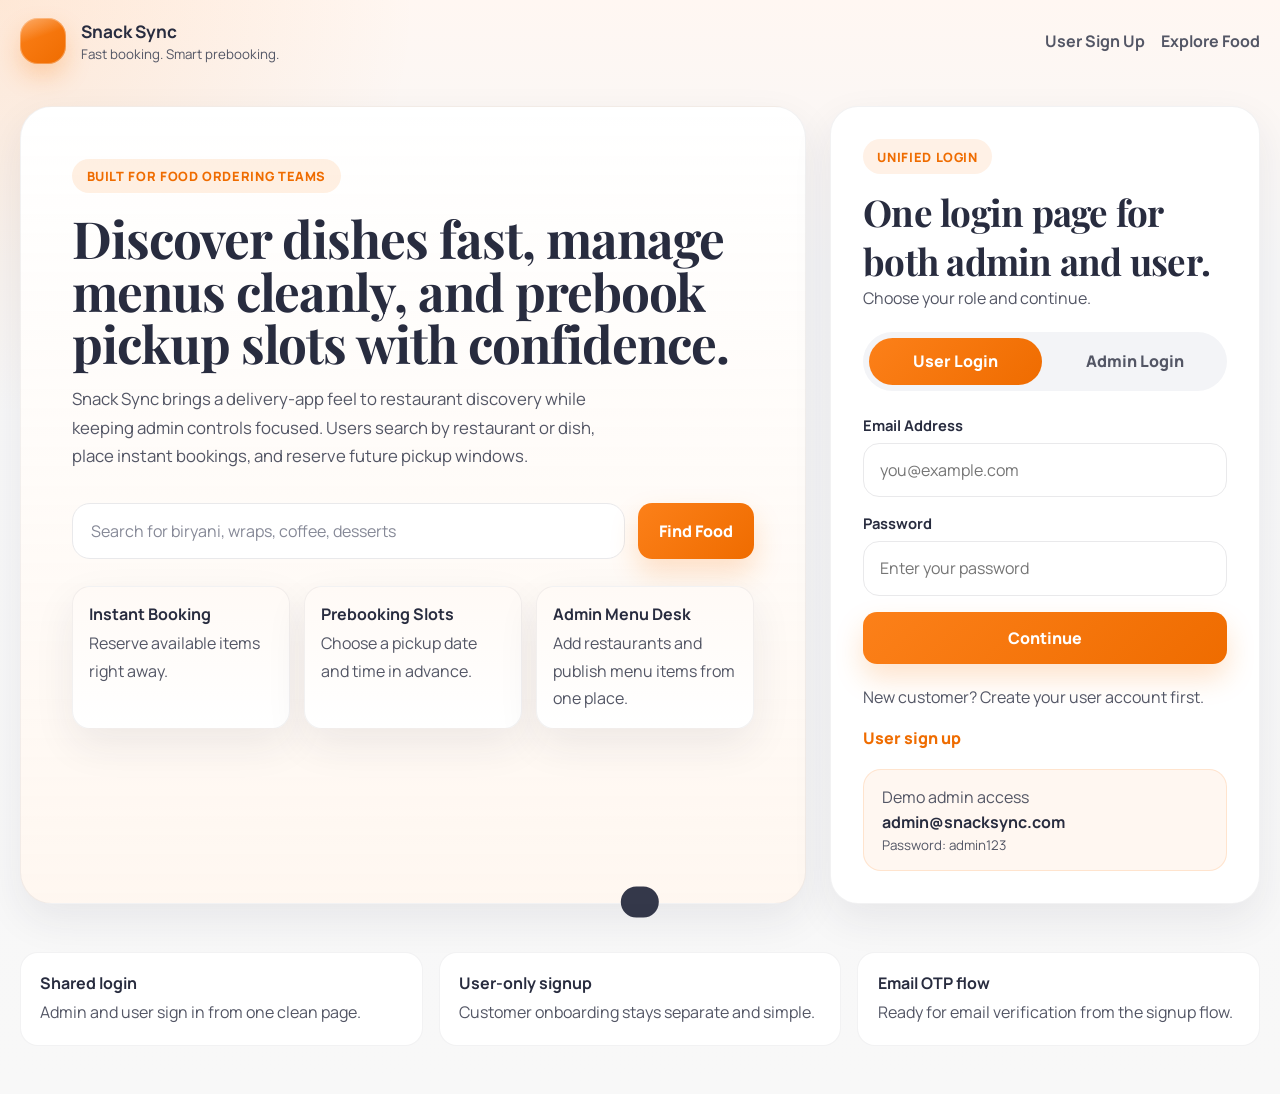
<file: snack sync/web/index.html>
<!DOCTYPE html>
<html lang="en">
<head>
    <meta charset="UTF-8">
    <meta name="viewport" content="width=device-width, initial-scale=1.0">
    <title>Snack Sync | Login</title>
    <link rel="preconnect" href="https://fonts.googleapis.com">
    <link rel="preconnect" href="https://fonts.gstatic.com" crossorigin>
    <link href="https://fonts.googleapis.com/css2?family=Manrope:wght@400;500;600;700;800&family=Playfair+Display:wght@700;800&display=swap" rel="stylesheet">
    <link rel="stylesheet" href="styles.css">
    <script src="app.js" defer></script>
</head>
<body class="landing-page" data-page="login">
    <header class="site-header">
        <a class="brand" href="index.html">
            <span class="brand__mark"></span>
            <span>
                <strong>Snack Sync</strong>
                <small>Fast booking. Smart prebooking.</small>
            </span>
        </a>

        <nav class="site-nav">
            <a href="signup.html">User Sign Up</a>
            <a href="user.html">Explore Food</a>
        </nav>
    </header>

    <main class="hero-layout">
        <section class="hero-panel">
            <span class="pill">Built for food ordering teams</span>
            <h1>Discover dishes fast, manage menus cleanly, and prebook pickup slots with confidence.</h1>
            <p class="hero-copy">
                Snack Sync brings a delivery-app feel to restaurant discovery while keeping admin controls focused.
                Users search by restaurant or dish, place instant bookings, and reserve future pickup windows.
            </p>

            <div class="hero-search-preview">
                <div class="hero-search-preview__field">
                    <span>Search for biryani, wraps, coffee, desserts</span>
                </div>
                <button type="button" class="cta-button">Find Food</button>
            </div>

            <div class="hero-insights">
                <article class="insight-card">
                    <strong>Instant Booking</strong>
                    <p>Reserve available items right away.</p>
                </article>
                <article class="insight-card">
                    <strong>Prebooking Slots</strong>
                    <p>Choose a pickup date and time in advance.</p>
                </article>
                <article class="insight-card">
                    <strong>Admin Menu Desk</strong>
                    <p>Add restaurants and publish menu items from one place.</p>
                </article>
            </div>
        </section>

        <section class="auth-card">
            <div class="auth-card__header">
                <span class="pill pill--soft">Unified Login</span>
                <h2>One login page for both admin and user.</h2>
                <p>Choose your role and continue.</p>
            </div>

            <div class="role-tabs" id="roleTabs">
                <button type="button" class="role-tabs__button active" data-role-option="user">User Login</button>
                <button type="button" class="role-tabs__button" data-role-option="admin">Admin Login</button>
            </div>

            <form id="loginForm" class="auth-form auth-form--stack">
                <input id="loginRole" type="hidden" value="user">

                <label class="field">
                    <span>Email Address</span>
                    <input id="loginEmail" type="email" placeholder="you@example.com" required>
                </label>

                <label class="field">
                    <span>Password</span>
                    <input id="loginPassword" type="password" placeholder="Enter your password" required>
                </label>

                <button type="submit" class="cta-button cta-button--block">Continue</button>
            </form>

            <div class="auth-card__footer">
                <p id="roleHelpText">New customer? Create your user account first.</p>
                <a href="signup.html">User sign up</a>
            </div>

            <div class="demo-card">
                <span>Demo admin access</span>
                <strong>admin@snacksync.com</strong>
                <small>Password: admin123</small>
            </div>
        </section>
    </main>

    <section class="feature-ribbon">
        <article>
            <strong>Shared login</strong>
            <p>Admin and user sign in from one clean page.</p>
        </article>
        <article>
            <strong>User-only signup</strong>
            <p>Customer onboarding stays separate and simple.</p>
        </article>
        <article>
            <strong>Email OTP flow</strong>
            <p>Ready for email verification from the signup flow.</p>
        </article>
    </section>

    <div id="toast" class="toast" aria-live="polite"></div>
</body>
</html>
</file>
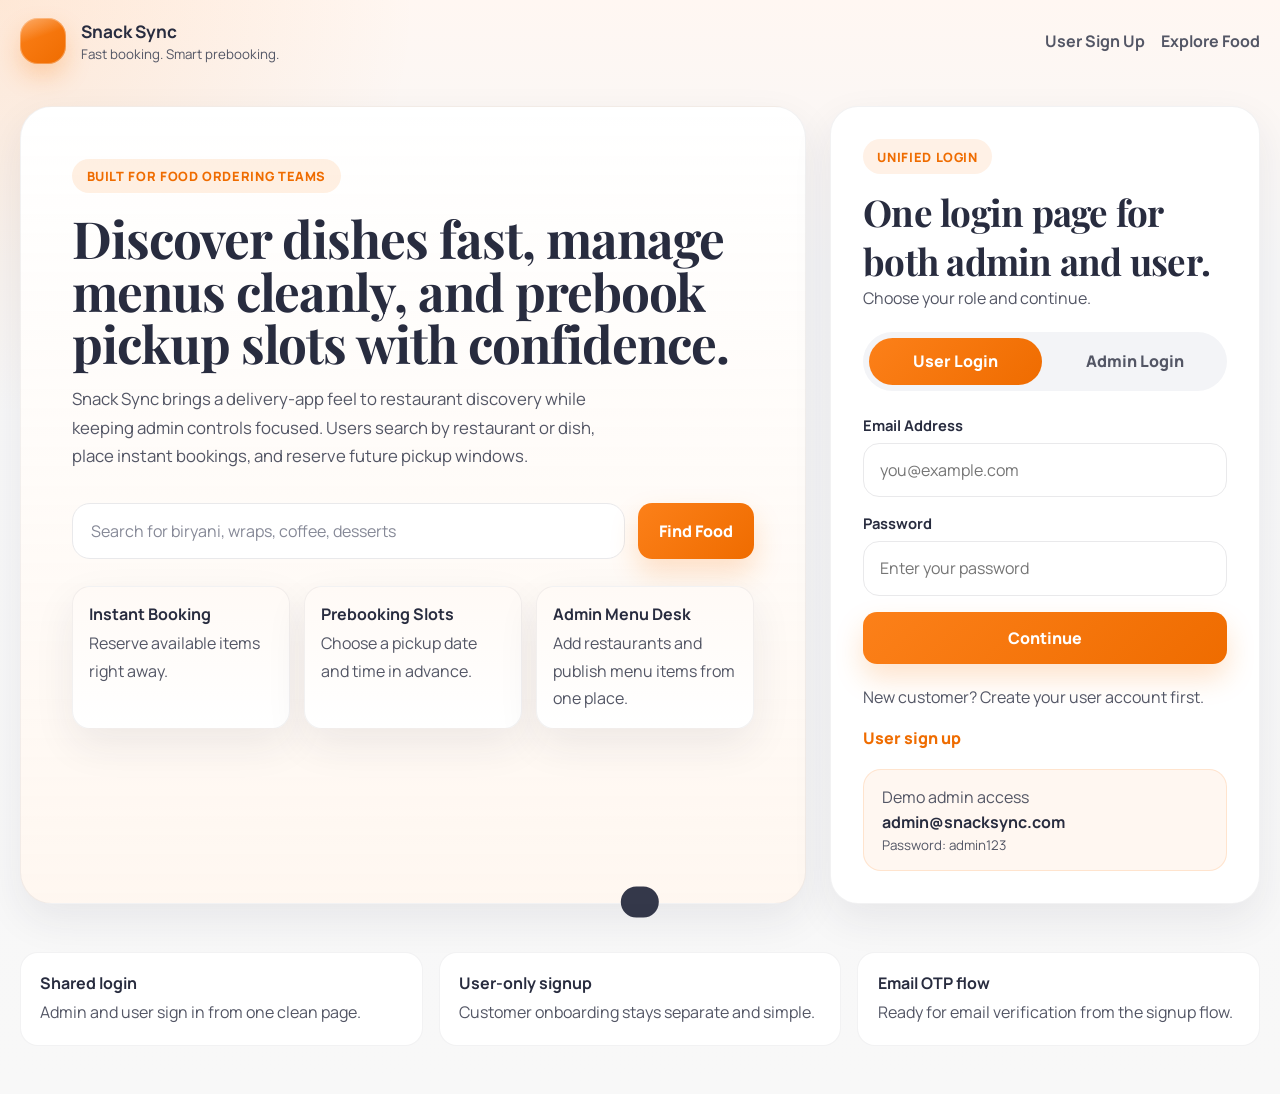
<file: snack sync/web/admin.html>
<!DOCTYPE html>
<html lang="en">
<head>
    <meta charset="UTF-8">
    <meta name="viewport" content="width=device-width, initial-scale=1.0">
    <title>Snack Sync | Admin Dashboard</title>
    <link rel="preconnect" href="https://fonts.googleapis.com">
    <link rel="preconnect" href="https://fonts.gstatic.com" crossorigin>
    <link href="https://fonts.googleapis.com/css2?family=Manrope:wght@400;500;600;700;800&family=Playfair+Display:wght@700;800&display=swap" rel="stylesheet">
    <link rel="stylesheet" href="styles.css">
    <script src="app.js" defer></script>
</head>
<body class="dashboard-page dashboard-page--admin" data-page="admin">
    <div class="dashboard-shell">
        <aside class="dashboard-sidebar">
            <a class="brand" href="admin.html">
                <span class="brand__mark"></span>
                <span>
                    <strong>Snack Sync</strong>
                    <small>Admin control room</small>
                </span>
            </a>

            <div class="sidebar-copy">
                <span class="pill pill--soft">Menu Operations</span>
                <h1>Publish restaurant menus with a faster, cleaner workflow.</h1>
                <p>Add restaurants, launch dishes, pause availability, and monitor bookings from one place.</p>
            </div>

            <div id="adminRestaurantDeck" class="sidebar-list"></div>
        </aside>

        <main class="dashboard-main">
            <header class="dashboard-topbar">
                <div>
                    <span class="section-kicker">Admin Dashboard</span>
                    <h2 id="adminWelcome">Welcome back</h2>
                </div>
                <button id="logoutButton" type="button" class="ghost-button">Log Out</button>
            </header>

            <section class="metrics-row">
                <article class="metric-card">
                    <span>Restaurants</span>
                    <strong id="statRestaurants">0</strong>
                </article>
                <article class="metric-card">
                    <span>Menu Items</span>
                    <strong id="statMenuItems">0</strong>
                </article>
                <article class="metric-card">
                    <span>Bookings</span>
                    <strong id="statBookings">0</strong>
                </article>
            </section>

            <section class="admin-grid">
                <article class="surface-card">
                    <div class="surface-card__head">
                        <span class="section-kicker">Restaurant Setup</span>
                        <h3>Add a restaurant</h3>
                    </div>

                    <form id="restaurantForm" class="stack-form">
                        <label class="field">
                            <span>Restaurant Name</span>
                            <input id="restaurantName" type="text" placeholder="Urban Spice Kitchen" required>
                        </label>
                        <div class="two-col">
                            <label class="field">
                                <span>Cuisine</span>
                                <input id="restaurantCuisine" type="text" placeholder="North Indian" required>
                            </label>
                            <label class="field">
                                <span>Address</span>
                                <input id="restaurantAddress" type="text" placeholder="Sector 14, Noida" required>
                            </label>
                        </div>
                        <button type="submit" class="cta-button">Add Restaurant</button>
                    </form>
                </article>

                <article class="surface-card">
                    <div class="surface-card__head">
                        <span class="section-kicker">Menu Studio</span>
                        <h3>Add a menu item</h3>
                    </div>

                    <form id="menuItemForm" class="stack-form">
                        <label class="field">
                            <span>Restaurant</span>
                            <select id="menuRestaurantSelect" required></select>
                        </label>
                        <div class="two-col">
                            <label class="field">
                                <span>Dish Name</span>
                                <input id="menuItemName" type="text" placeholder="Paneer Tikka Wrap" required>
                            </label>
                            <label class="field">
                                <span>Category</span>
                                <input id="menuItemCategory" type="text" placeholder="Wraps" required>
                            </label>
                        </div>
                        <div class="two-col">
                            <label class="field">
                                <span>Price (INR)</span>
                                <input id="menuItemPrice" type="number" min="0" step="1" placeholder="249" required>
                            </label>
                            <label class="field">
                                <span>Prep Time (mins)</span>
                                <input id="menuItemPrep" type="number" min="5" step="5" placeholder="20" required>
                            </label>
                        </div>
                        <label class="field">
                            <span>Description</span>
                            <textarea id="menuItemDescription" rows="4" placeholder="Describe the dish clearly." required></textarea>
                        </label>
                        <label class="check-row">
                            <input id="menuItemAvailable" type="checkbox" checked>
                            <span>Available for booking</span>
                        </label>
                        <button type="submit" class="cta-button">Publish Menu Item</button>
                    </form>
                </article>
            </section>

            <section class="content-grid">
                <article class="surface-card">
                    <div class="surface-card__head surface-card__head--spread">
                        <div>
                            <span class="section-kicker">Menu Library</span>
                            <h3>Manage dishes</h3>
                        </div>
                        <div class="inline-tools">
                            <input id="adminMenuSearch" type="search" placeholder="Search dishes">
                            <select id="adminRestaurantFilter"></select>
                        </div>
                    </div>

                    <div id="adminMenuList" class="stack-list"></div>
                </article>

                <article class="surface-card">
                    <div class="surface-card__head">
                        <span class="section-kicker">Booking Feed</span>
                        <h3>Recent customer activity</h3>
                    </div>

                    <div id="adminBookingFeed" class="stack-list"></div>
                </article>
            </section>
        </main>
    </div>

    <div id="toast" class="toast" aria-live="polite"></div>
</body>
</html>
</file>
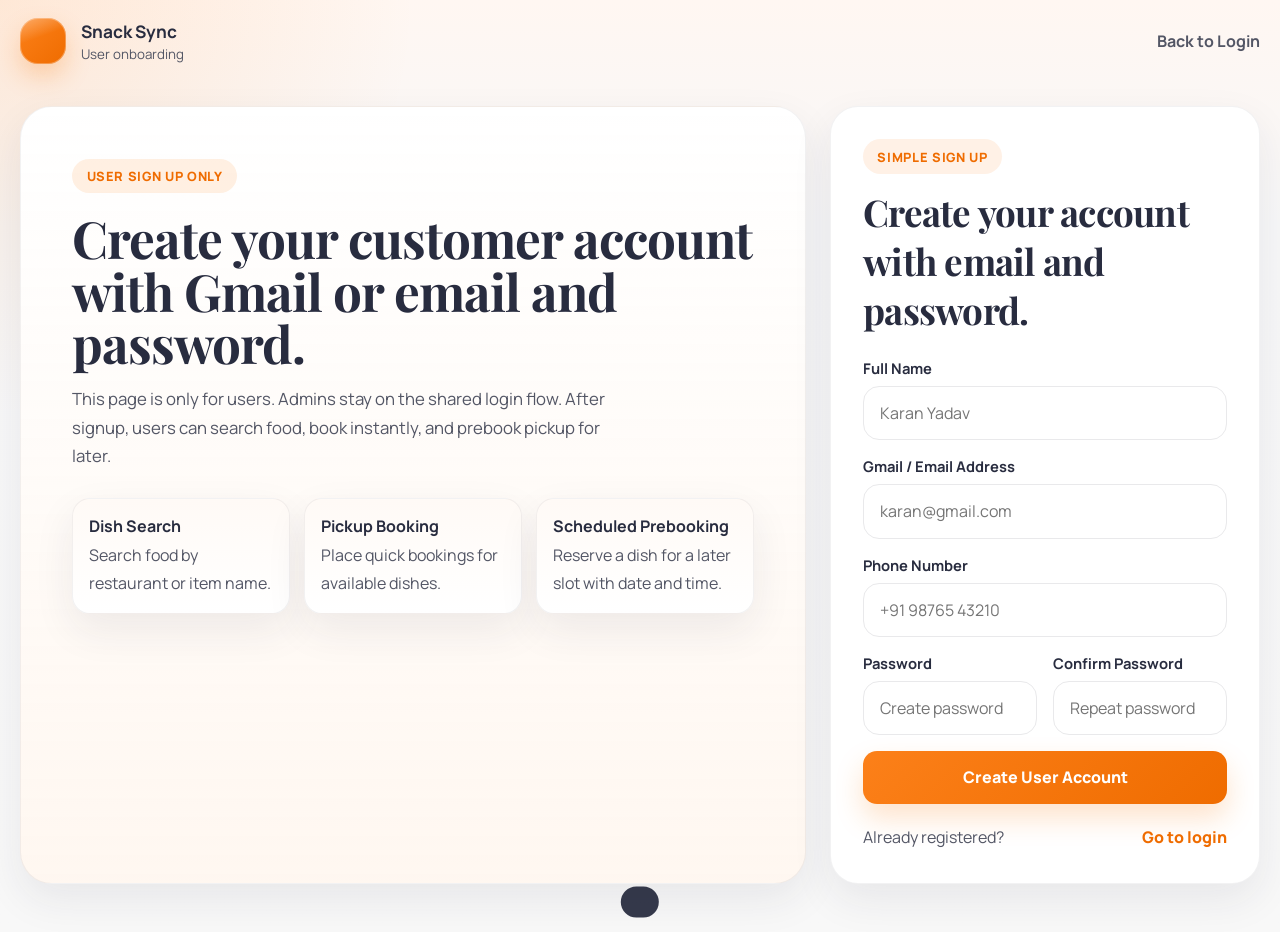
<file: snack sync/web/signup.html>
<!DOCTYPE html>
<html lang="en">
<head>
    <meta charset="UTF-8">
    <meta name="viewport" content="width=device-width, initial-scale=1.0">
    <title>Snack Sync | User Sign Up</title>
    <link rel="preconnect" href="https://fonts.googleapis.com">
    <link rel="preconnect" href="https://fonts.gstatic.com" crossorigin>
    <link href="https://fonts.googleapis.com/css2?family=Manrope:wght@400;500;600;700;800&family=Playfair+Display:wght@700;800&display=swap" rel="stylesheet">
    <link rel="stylesheet" href="styles.css">
    <script src="app.js" defer></script>
</head>
<body class="landing-page" data-page="signup">
    <header class="site-header">
        <a class="brand" href="index.html">
            <span class="brand__mark"></span>
            <span>
                <strong>Snack Sync</strong>
                <small>User onboarding</small>
            </span>
        </a>

        <nav class="site-nav">
            <a href="index.html">Back to Login</a>
        </nav>
    </header>

    <main class="hero-layout hero-layout--signup">
        <section class="hero-panel">
            <span class="pill">User Sign Up Only</span>
            <h1>Create your customer account with Gmail or email and password.</h1>
            <p class="hero-copy">
                This page is only for users. Admins stay on the shared login flow. After signup,
                users can search food, book instantly, and prebook pickup for later.
            </p>

            <div class="signup-benefits">
                <article class="benefit-card">
                    <strong>Dish Search</strong>
                    <p>Search food by restaurant or item name.</p>
                </article>
                <article class="benefit-card">
                    <strong>Pickup Booking</strong>
                    <p>Place quick bookings for available dishes.</p>
                </article>
                <article class="benefit-card">
                    <strong>Scheduled Prebooking</strong>
                    <p>Reserve a dish for a later slot with date and time.</p>
                </article>
            </div>
        </section>

        <section class="auth-card">
            <div class="auth-card__header">
                <span class="pill pill--soft">Simple Sign Up</span>
                <h2>Create your account with email and password.</h2>
                
            </div>

            <form id="signupForm" class="auth-form auth-form--stack">
                <label class="field">
                    <span>Full Name</span>
                    <input id="signupName" type="text" placeholder="Karan Yadav" required>
                </label>

                <label class="field">
                    <span>Gmail / Email Address</span>
                    <input id="signupEmail" type="email" placeholder="karan@gmail.com" required>
                </label>

                <label class="field">
                    <span>Phone Number</span>
                    <input id="signupPhone" type="tel" placeholder="+91 98765 43210" required>
                </label>

                <div class="two-col">
                    <label class="field">
                        <span>Password</span>
                        <input id="signupPassword" type="password" placeholder="Create password" required>
                    </label>
                    <label class="field">
                        <span>Confirm Password</span>
                        <input id="signupConfirmPassword" type="password" placeholder="Repeat password" required>
                    </label>
                </div>

                <button type="submit" class="cta-button cta-button--block">Create User Account</button>
            </form>

            <div class="auth-card__footer">
                <p>Already registered?</p>
                <a href="index.html">Go to login</a>
            </div>
        </section>
    </main>

    <div id="toast" class="toast" aria-live="polite"></div>
</body>
</html>
</file>
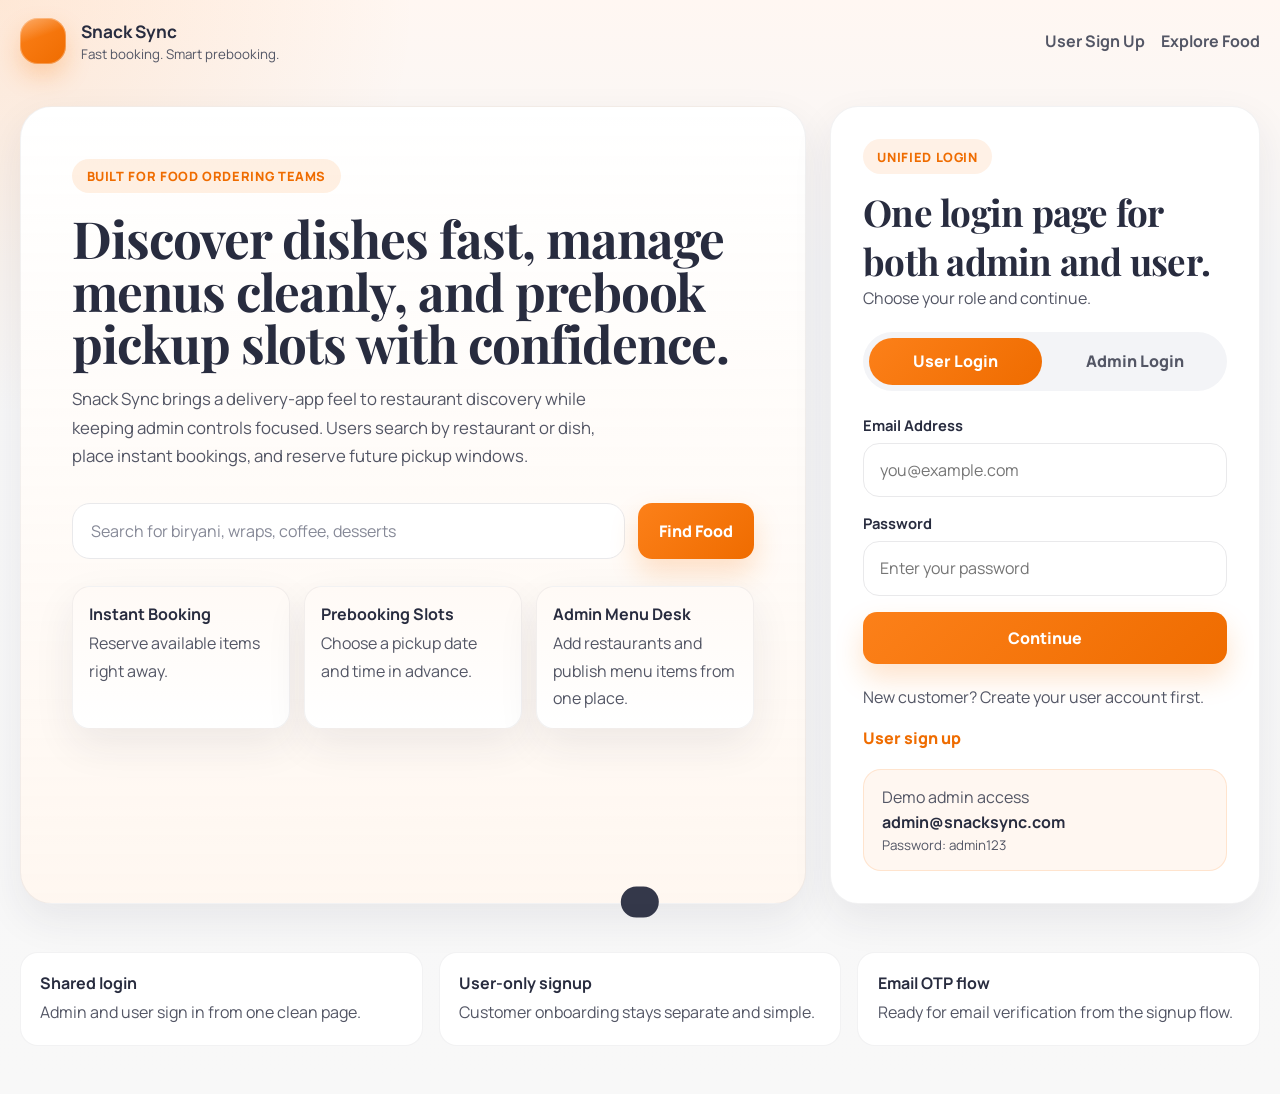
<file: snack sync/web/user.html>
<!DOCTYPE html>
<html lang="en">
<head>
    <meta charset="UTF-8">
    <meta name="viewport" content="width=device-width, initial-scale=1.0">
    <title>Snack Sync | User Dashboard</title>
    <link rel="preconnect" href="https://fonts.googleapis.com">
    <link rel="preconnect" href="https://fonts.gstatic.com" crossorigin>
    <link href="https://fonts.googleapis.com/css2?family=Manrope:wght@400;500;600;700;800&family=Playfair+Display:wght@700;800&display=swap" rel="stylesheet">
    <link rel="stylesheet" href="styles.css">
    <script src="app.js" defer></script>
</head>
<body class="dashboard-page dashboard-page--user" data-page="user">
    <header class="market-header">
        <a class="brand" href="user.html">
            <span class="brand__mark"></span>
            <span>
                <strong>Snack Sync</strong>
                <small>Food booking marketplace</small>
            </span>
        </a>

        <div class="market-header__actions">
            <span class="market-header__location">Pickup near you</span>
            <button id="logoutButton" type="button" class="ghost-button">Log Out</button>
        </div>
    </header>

    <main class="market-shell">
        <section class="market-hero">
            <div class="market-hero__copy">
                <span class="pill">Discover and reserve food faster</span>
                <h1 id="userWelcome">What are you craving today?</h1>
                <p>Search by dish or restaurant, book instantly, or prebook your pickup for the perfect time.</p>
            </div>

            <form id="searchForm" class="market-search">
                <input id="foodSearchInput" type="search" placeholder="Search for biryani, wrap, coffee, dessert...">
                <select id="restaurantFilterSelect"></select>
                <button type="submit" class="cta-button">Search</button>
            </form>
        </section>

        <section class="metrics-row metrics-row--user">
            <article class="metric-card">
                <span>Restaurants</span>
                <strong id="userRestaurantCount">0</strong>
            </article>
            <article class="metric-card">
                <span>Available Dishes</span>
                <strong id="userMenuCount">0</strong>
            </article>
            <article class="metric-card">
                <span>Upcoming Prebookings</span>
                <strong id="userPrebookingCount">0</strong>
            </article>
        </section>

        <section class="surface-card">
            <div class="surface-card__head">
                <span class="section-kicker">Food Categories</span>
                <h3>Browse by what you feel like eating</h3>
            </div>

            <div id="categoryRail" class="category-rail"></div>
        </section>

        <section class="surface-card">
            <div class="surface-card__head">
                <span class="section-kicker">Popular Restaurants</span>
                <h3>Restaurants available for booking</h3>
            </div>

            <div id="restaurantHighlights" class="restaurant-grid"></div>
        </section>

        <section class="content-grid">
            <article class="surface-card">
                <div class="surface-card__head">
                    <span class="section-kicker">Search Results</span>
                    <h3>Dishes you can book right now</h3>
                </div>

                <div id="foodResults" class="food-grid"></div>
            </article>

            <article class="surface-card">
                <div class="surface-card__head">
                    <span class="section-kicker">Upcoming</span>
                    <h3>Your prebookings</h3>
                </div>

                <div id="upcomingOrders" class="stack-list"></div>
            </article>
        </section>

        <section class="surface-card">
            <div class="surface-card__head">
                <span class="section-kicker">Recent Activity</span>
                <h3>Your booking history</h3>
            </div>

            <div id="recentOrders" class="stack-list"></div>
        </section>
    </main>

    <section id="bookingModal" class="modal" aria-hidden="true">
        <div class="modal__backdrop" data-close-modal></div>
        <div class="modal__card">
            <button type="button" class="modal__close" data-close-modal aria-label="Close booking form">&times;</button>
            <div class="modal__header">
                <span id="bookingModeLabel" class="pill pill--soft">Book now</span>
                <h3 id="bookingDishName">Selected Dish</h3>
                <p id="bookingDishMeta"></p>
            </div>

            <form id="bookingForm" class="stack-form">
                <input id="bookingItemId" type="hidden">
                <input id="bookingType" type="hidden">

                <label class="field">
                    <span>Quantity</span>
                    <input id="bookingQuantity" type="number" min="1" step="1" value="1" required>
                </label>

                <label id="scheduleField" class="field hidden">
                    <span>Pickup Date & Time</span>
                    <input id="bookingSchedule" type="datetime-local">
                </label>

                <label class="field">
                    <span>Notes</span>
                    <textarea id="bookingNotes" rows="4" placeholder="Optional note for pickup."></textarea>
                </label>

                <button id="bookingSubmitButton" type="submit" class="cta-button cta-button--block">Confirm Booking</button>
            </form>
        </div>
    </section>

    <div id="toast" class="toast" aria-live="polite"></div>
</body>
</html>
</file>
<file: snack sync/web/styles.css>
:root {
    --orange: #fc8019;
    --orange-deep: #ef6c00;
    --orange-soft: #fff1e6;
    --ink: #282c3f;
    --ink-soft: #535665;
    --line: #e9e9eb;
    --bg: #f8f8f8;
    --surface: #ffffff;
    --surface-alt: #fffaf5;
    --success: #1ba672;
    --warning: #8a5d14;
    --danger: #d84f4f;
    --shadow: 0 16px 40px rgba(40, 44, 63, 0.08);
    --radius-xl: 32px;
    --radius-lg: 22px;
    --radius-md: 16px;
    --radius-sm: 12px;
    --max: 1240px;
}

* {
    box-sizing: border-box;
}

html {
    scroll-behavior: smooth;
}

body {
    margin: 0;
    font-family: "Manrope", sans-serif;
    background:
        radial-gradient(circle at top left, rgba(252, 128, 25, 0.13), transparent 26rem),
        linear-gradient(180deg, #fff7f2 0%, #f7f7f8 24%, #f8f8f8 100%);
    color: var(--ink);
}

a {
    color: inherit;
    text-decoration: none;
}

button,
input,
textarea,
select {
    font: inherit;
}

button {
    cursor: pointer;
}

.hidden {
    display: none !important;
}

h1,
h2,
h3,
h4 {
    margin: 0;
    font-family: "Playfair Display", serif;
    letter-spacing: -0.02em;
}

p {
    margin: 0;
    color: var(--ink-soft);
    line-height: 1.7;
}

.site-header,
.market-header {
    width: min(var(--max), calc(100vw - 2rem));
    margin: 0 auto;
    display: flex;
    align-items: center;
    justify-content: space-between;
    gap: 1rem;
    padding: 1.15rem 0;
}

.site-nav,
.market-header__actions {
    display: flex;
    align-items: center;
    gap: 1rem;
}

.site-nav a,
.market-header__location {
    color: var(--ink-soft);
    font-weight: 700;
}

.brand {
    display: inline-flex;
    align-items: center;
    gap: 0.95rem;
}

.brand strong {
    display: block;
    font-size: 1.08rem;
}

.brand small {
    display: block;
    margin-top: 0.14rem;
    color: var(--ink-soft);
}

.brand__mark {
    width: 2.85rem;
    height: 2.85rem;
    border-radius: 18px;
    background:
        linear-gradient(160deg, rgba(255, 255, 255, 0.35), transparent 42%),
        linear-gradient(135deg, var(--orange), var(--orange-deep));
    box-shadow: inset 0 0 0 1px rgba(255, 255, 255, 0.28), 0 12px 25px rgba(252, 128, 25, 0.28);
}

.pill {
    display: inline-flex;
    align-items: center;
    padding: 0.52rem 0.9rem;
    border-radius: 999px;
    background: rgba(252, 128, 25, 0.12);
    color: var(--orange-deep);
    font-size: 0.8rem;
    font-weight: 800;
    letter-spacing: 0.05em;
    text-transform: uppercase;
}

.pill--soft {
    background: var(--orange-soft);
}

.section-kicker {
    color: var(--orange-deep);
    font-size: 0.8rem;
    font-weight: 800;
    letter-spacing: 0.12em;
    text-transform: uppercase;
}

.landing-page {
    min-height: 100vh;
}

.hero-layout {
    width: min(var(--max), calc(100vw - 2rem));
    margin: 0 auto;
    padding: 1.5rem 0 3rem;
    display: grid;
    grid-template-columns: minmax(0, 1.15fr) minmax(360px, 430px);
    gap: 1.5rem;
    align-items: stretch;
}

.hero-layout--signup {
    grid-template-columns: minmax(0, 1fr) minmax(360px, 430px);
}

.hero-panel,
.auth-card,
.surface-card,
.dashboard-sidebar,
.metric-card,
.modal__card,
.insight-card,
.benefit-card,
.restaurant-card,
.food-card,
.stack-card {
    background: var(--surface);
    border: 1px solid rgba(40, 44, 63, 0.06);
    box-shadow: var(--shadow);
}

.hero-panel {
    border-radius: var(--radius-xl);
    padding: 3.2rem;
    background:
        linear-gradient(180deg, rgba(255, 255, 255, 0.8), rgba(255, 247, 240, 0.96)),
        var(--surface);
}

.hero-panel h1 {
    margin-top: 1.2rem;
    font-size: clamp(2.8rem, 4vw, 5rem);
    line-height: 1.02;
}

.hero-copy {
    margin-top: 1rem;
    max-width: 54ch;
    font-size: 1.05rem;
}

.hero-search-preview {
    margin-top: 2rem;
    display: grid;
    grid-template-columns: minmax(0, 1fr) auto;
    gap: 0.8rem;
}

.hero-search-preview__field {
    padding: 1rem 1.1rem;
    border-radius: 18px;
    background: var(--surface);
    border: 1px solid var(--line);
    color: #868997;
    box-shadow: inset 0 1px 0 rgba(255, 255, 255, 0.7);
}

.hero-insights,
.signup-benefits {
    margin-top: 1.7rem;
    display: grid;
    grid-template-columns: repeat(3, minmax(0, 1fr));
    gap: 0.9rem;
}

.insight-card,
.benefit-card {
    padding: 1rem;
    border-radius: 18px;
    background: linear-gradient(180deg, #fffaf6, #ffffff);
}

.insight-card strong,
.benefit-card strong {
    display: block;
    margin-bottom: 0.35rem;
    font-size: 1rem;
}

.auth-card {
    border-radius: 28px;
    padding: 2rem;
    display: flex;
    flex-direction: column;
    gap: 1.25rem;
}

.auth-card__header h2 {
    margin-top: 0.8rem;
    font-size: 2.3rem;
}

.role-tabs {
    display: grid;
    grid-template-columns: repeat(2, 1fr);
    gap: 0.35rem;
    padding: 0.35rem;
    border-radius: 999px;
    background: #f3f4f7;
}

.role-tabs__button {
    border: 0;
    padding: 0.8rem 1rem;
    border-radius: 999px;
    background: transparent;
    color: var(--ink-soft);
    font-weight: 800;
}

.role-tabs__button.active {
    background: linear-gradient(135deg, var(--orange), var(--orange-deep));
    color: #fff;
}

.auth-form {
    display: grid;
    gap: 1rem;
}

.auth-form--stack {
    margin-top: 0.25rem;
}

.field,
.check-row {
    display: grid;
    gap: 0.5rem;
}

.field span,
.check-row span {
    font-size: 0.92rem;
    font-weight: 700;
    color: var(--ink);
}

.field input,
.field textarea,
.field select,
.inline-tools input,
.inline-tools select,
.market-search input,
.market-search select {
    width: 100%;
    border-radius: 16px;
    border: 1px solid var(--line);
    background: #ffffff;
    padding: 0.95rem 1rem;
    color: var(--ink);
    outline: none;
    transition: border-color 150ms ease, box-shadow 150ms ease;
}

.field input:focus,
.field textarea:focus,
.field select:focus,
.inline-tools input:focus,
.inline-tools select:focus,
.market-search input:focus,
.market-search select:focus {
    border-color: rgba(252, 128, 25, 0.55);
    box-shadow: 0 0 0 4px rgba(252, 128, 25, 0.12);
}

.field textarea {
    resize: vertical;
}

.two-col {
    display: grid;
    grid-template-columns: repeat(2, minmax(0, 1fr));
    gap: 1rem;
}

.inline-action {
    display: grid;
    grid-template-columns: minmax(0, 1fr) auto;
    gap: 0.65rem;
}

.secondary-action,
.cta-button,
.ghost-button,
.status-button {
    border: 0;
    border-radius: 14px;
    font-weight: 800;
    transition: transform 160ms ease, box-shadow 160ms ease;
}

.secondary-action:hover,
.cta-button:hover,
.ghost-button:hover,
.status-button:hover {
    transform: translateY(-1px);
}

.cta-button {
    padding: 0.95rem 1.3rem;
    background: linear-gradient(135deg, var(--orange), var(--orange-deep));
    color: #fff;
    box-shadow: 0 14px 28px rgba(252, 128, 25, 0.22);
}

.cta-button--block {
    width: 100%;
}

.secondary-action {
    padding: 0.9rem 1rem;
    background: var(--orange-soft);
    color: var(--orange-deep);
}

.secondary-action--dark {
    background: var(--ink);
    color: #fff;
}

.ghost-button {
    padding: 0.85rem 1.1rem;
    background: #fff;
    border: 1px solid var(--line);
    color: var(--ink);
}

.helper-text {
    font-size: 0.9rem;
}

.check-row {
    grid-template-columns: auto 1fr;
    align-items: center;
}

.check-row input {
    width: 1.1rem;
    height: 1.1rem;
    accent-color: var(--orange);
}

.auth-card__footer {
    display: flex;
    align-items: center;
    justify-content: space-between;
    gap: 1rem;
    flex-wrap: wrap;
}

.auth-card__footer a {
    color: var(--orange-deep);
    font-weight: 800;
}

.demo-card {
    padding: 1rem 1.1rem;
    border-radius: 18px;
    background: #fff7f1;
    border: 1px solid rgba(252, 128, 25, 0.16);
    display: grid;
    gap: 0.2rem;
}

.demo-card span,
.demo-card small {
    color: var(--ink-soft);
}

.feature-ribbon {
    width: min(var(--max), calc(100vw - 2rem));
    margin: 0 auto 3rem;
    display: grid;
    grid-template-columns: repeat(3, minmax(0, 1fr));
    gap: 1rem;
}

.feature-ribbon article {
    padding: 1.15rem 1.2rem;
    border-radius: 18px;
    background: var(--surface);
    border: 1px solid rgba(40, 44, 63, 0.06);
}

.feature-ribbon strong {
    display: block;
    margin-bottom: 0.35rem;
}

.dashboard-page {
    background: linear-gradient(180deg, #fff7f1 0%, #f7f8fa 16%, #f8f8f8 100%);
}

.dashboard-shell {
    width: min(var(--max), calc(100vw - 2rem));
    margin: 0 auto;
    padding: 1rem 0 2rem;
    display: grid;
    grid-template-columns: 320px minmax(0, 1fr);
    gap: 1.2rem;
}

.dashboard-sidebar {
    border-radius: 28px;
    padding: 1.5rem;
    display: grid;
    gap: 1.2rem;
    align-content: start;
    position: sticky;
    top: 1rem;
    height: calc(100vh - 2rem);
}

.sidebar-copy h1 {
    margin-top: 1rem;
    font-size: 2.45rem;
    line-height: 1.05;
}

.sidebar-list,
.stack-list {
    display: grid;
    gap: 0.9rem;
}

.dashboard-main,
.market-shell {
    display: grid;
    gap: 1.2rem;
}

.dashboard-topbar {
    display: flex;
    align-items: center;
    justify-content: space-between;
    gap: 1rem;
}

.dashboard-topbar h2 {
    margin-top: 0.55rem;
    font-size: 2.25rem;
}

.metrics-row {
    display: grid;
    grid-template-columns: repeat(3, minmax(0, 1fr));
    gap: 1rem;
}

.metric-card {
    padding: 1.15rem 1.25rem;
    border-radius: 20px;
}

.metric-card span {
    color: var(--ink-soft);
    font-weight: 700;
}

.metric-card strong {
    display: block;
    margin-top: 0.35rem;
    font-size: 2.2rem;
    font-family: "Playfair Display", serif;
}

.admin-grid,
.content-grid {
    display: grid;
    grid-template-columns: repeat(2, minmax(0, 1fr));
    gap: 1rem;
}

.surface-card {
    border-radius: 24px;
    padding: 1.35rem;
}

.surface-card__head {
    margin-bottom: 1rem;
}

.surface-card__head h3 {
    margin-top: 0.5rem;
    font-size: 1.7rem;
}

.surface-card__head--spread {
    display: flex;
    align-items: flex-start;
    justify-content: space-between;
    gap: 1rem;
}

.inline-tools {
    display: flex;
    gap: 0.75rem;
    flex-wrap: wrap;
}

.inline-tools input,
.inline-tools select {
    min-width: 190px;
}

.market-header__actions {
    gap: 0.9rem;
}

.market-header__location {
    padding: 0.7rem 1rem;
    border-radius: 999px;
    background: #ffffff;
    border: 1px solid var(--line);
}

.market-shell {
    width: min(var(--max), calc(100vw - 2rem));
    margin: 0 auto;
    padding-bottom: 2rem;
}

.market-hero {
    background:
        linear-gradient(125deg, rgba(252, 128, 25, 0.96), rgba(255, 145, 50, 0.92)),
        var(--orange);
    color: #fff;
    border-radius: 32px;
    padding: 2rem;
    display: grid;
    gap: 1rem;
    box-shadow: 0 22px 50px rgba(252, 128, 25, 0.22);
}

.market-hero p,
.market-hero .pill {
    color: inherit;
}

.market-hero .pill {
    background: rgba(255, 255, 255, 0.16);
}

.market-hero h1 {
    margin-top: 0.8rem;
    font-size: clamp(2.4rem, 4vw, 4.1rem);
}

.market-search {
    display: grid;
    grid-template-columns: minmax(0, 1.4fr) 0.9fr auto;
    gap: 0.8rem;
}

.market-search input,
.market-search select {
    border-radius: 16px;
    border: 0;
}

.metrics-row--user .metric-card {
    background: linear-gradient(180deg, #ffffff, #fff9f4);
}

.category-rail {
    display: flex;
    flex-wrap: wrap;
    gap: 0.8rem;
}

.category-chip {
    border: 1px solid rgba(252, 128, 25, 0.18);
    background: #fff7f1;
    color: var(--orange-deep);
    padding: 0.8rem 1rem;
    border-radius: 999px;
    font-weight: 800;
}

.category-chip.active {
    background: linear-gradient(135deg, var(--orange), var(--orange-deep));
    color: #fff;
}

.restaurant-grid {
    display: grid;
    grid-template-columns: repeat(auto-fill, minmax(220px, 1fr));
    gap: 1rem;
}

.restaurant-card {
    border-radius: 20px;
    overflow: hidden;
    background: linear-gradient(180deg, #fff, #fff9f4);
}

.restaurant-card__art {
    height: 110px;
    background:
        linear-gradient(160deg, rgba(255, 255, 255, 0.2), transparent 38%),
        linear-gradient(135deg, rgba(252, 128, 25, 0.92), rgba(255, 170, 74, 0.9));
}

.restaurant-card__body {
    padding: 1rem;
}

.restaurant-card__meta,
.food-card__meta,
.stack-card__meta {
    display: flex;
    flex-wrap: wrap;
    gap: 0.5rem;
    margin-top: 0.7rem;
}

.tag,
.status-pill {
    display: inline-flex;
    align-items: center;
    padding: 0.42rem 0.72rem;
    border-radius: 999px;
    font-size: 0.78rem;
    font-weight: 800;
}

.tag {
    background: #fff1e6;
    color: var(--warning);
}

.status-pill {
    background: rgba(27, 166, 114, 0.12);
    color: var(--success);
}

.status-pill--off {
    background: rgba(216, 79, 79, 0.12);
    color: var(--danger);
}

.status-pill--booking {
    background: rgba(252, 128, 25, 0.12);
    color: var(--orange-deep);
}

.food-grid {
    display: grid;
    grid-template-columns: repeat(auto-fill, minmax(260px, 1fr));
    gap: 1rem;
}

.food-card,
.stack-card {
    border-radius: 20px;
    padding: 1rem;
    background: linear-gradient(180deg, #fff, #fff9f4);
}

.food-card__top,
.stack-card__top {
    display: flex;
    justify-content: space-between;
    gap: 1rem;
}

.food-card__title {
    font-size: 1.04rem;
}

.food-card__price {
    color: var(--ink);
    font-size: 1rem;
    font-weight: 800;
}

.food-card__actions,
.stack-card__actions {
    display: flex;
    gap: 0.6rem;
    flex-wrap: wrap;
    margin-top: 1rem;
}

.status-button {
    padding: 0.8rem 1rem;
    background: #f2f3f7;
    color: var(--ink);
}

.status-button--primary {
    background: var(--orange-soft);
    color: var(--orange-deep);
}

.empty-state {
    padding: 1.2rem;
    border-radius: 18px;
    background: #fbfbfc;
    border: 1px dashed #d7d8dd;
}

.modal {
    position: fixed;
    inset: 0;
    display: none;
    align-items: center;
    justify-content: center;
    padding: 1rem;
    z-index: 40;
}

.modal.is-open {
    display: flex;
}

.modal__backdrop {
    position: absolute;
    inset: 0;
    background: rgba(40, 44, 63, 0.44);
}

.modal__card {
    position: relative;
    z-index: 1;
    width: min(560px, 100%);
    padding: 1.5rem;
    border-radius: 24px;
}

.modal__close {
    position: absolute;
    top: 0.9rem;
    right: 0.9rem;
    width: 2.4rem;
    height: 2.4rem;
    border-radius: 50%;
    border: 0;
    background: #f1f2f6;
    color: var(--ink);
    font-size: 1.3rem;
}

.modal__header {
    padding-right: 2.6rem;
    margin-bottom: 1rem;
}

.modal__header h3 {
    margin-top: 0.7rem;
    font-size: 2rem;
}

.toast {
    position: fixed;
    left: 50%;
    bottom: 1.2rem;
    transform: translateX(-50%) translateY(120%);
    padding: 0.95rem 1.2rem;
    border-radius: 999px;
    background: rgba(40, 44, 63, 0.94);
    color: #fff;
    transition: transform 180ms ease;
    z-index: 50;
}

.toast.is-visible {
    transform: translateX(-50%) translateY(0);
}

@media (max-width: 1120px) {
    .hero-layout,
    .hero-layout--signup,
    .dashboard-shell,
    .admin-grid,
    .content-grid {
        grid-template-columns: 1fr;
    }

    .dashboard-sidebar {
        position: relative;
        top: 0;
        height: auto;
    }
}

@media (max-width: 780px) {
    .site-header,
    .market-header,
    .hero-layout,
    .feature-ribbon,
    .dashboard-shell,
    .market-shell {
        width: min(calc(100vw - 1.2rem), var(--max));
    }

    .site-header,
    .market-header,
    .dashboard-topbar,
    .surface-card__head--spread {
        flex-direction: column;
        align-items: flex-start;
    }

    .hero-panel,
    .auth-card,
    .surface-card,
    .dashboard-sidebar,
    .market-hero {
        padding: 1.2rem;
    }

    .hero-insights,
    .signup-benefits,
    .feature-ribbon,
    .two-col,
    .metrics-row,
    .market-search {
        grid-template-columns: 1fr;
    }

    .hero-search-preview,
    .inline-action {
        grid-template-columns: 1fr;
    }

    .inline-tools {
        width: 100%;
    }

    .inline-tools input,
    .inline-tools select {
        min-width: 0;
        width: 100%;
    }
}
</file>
